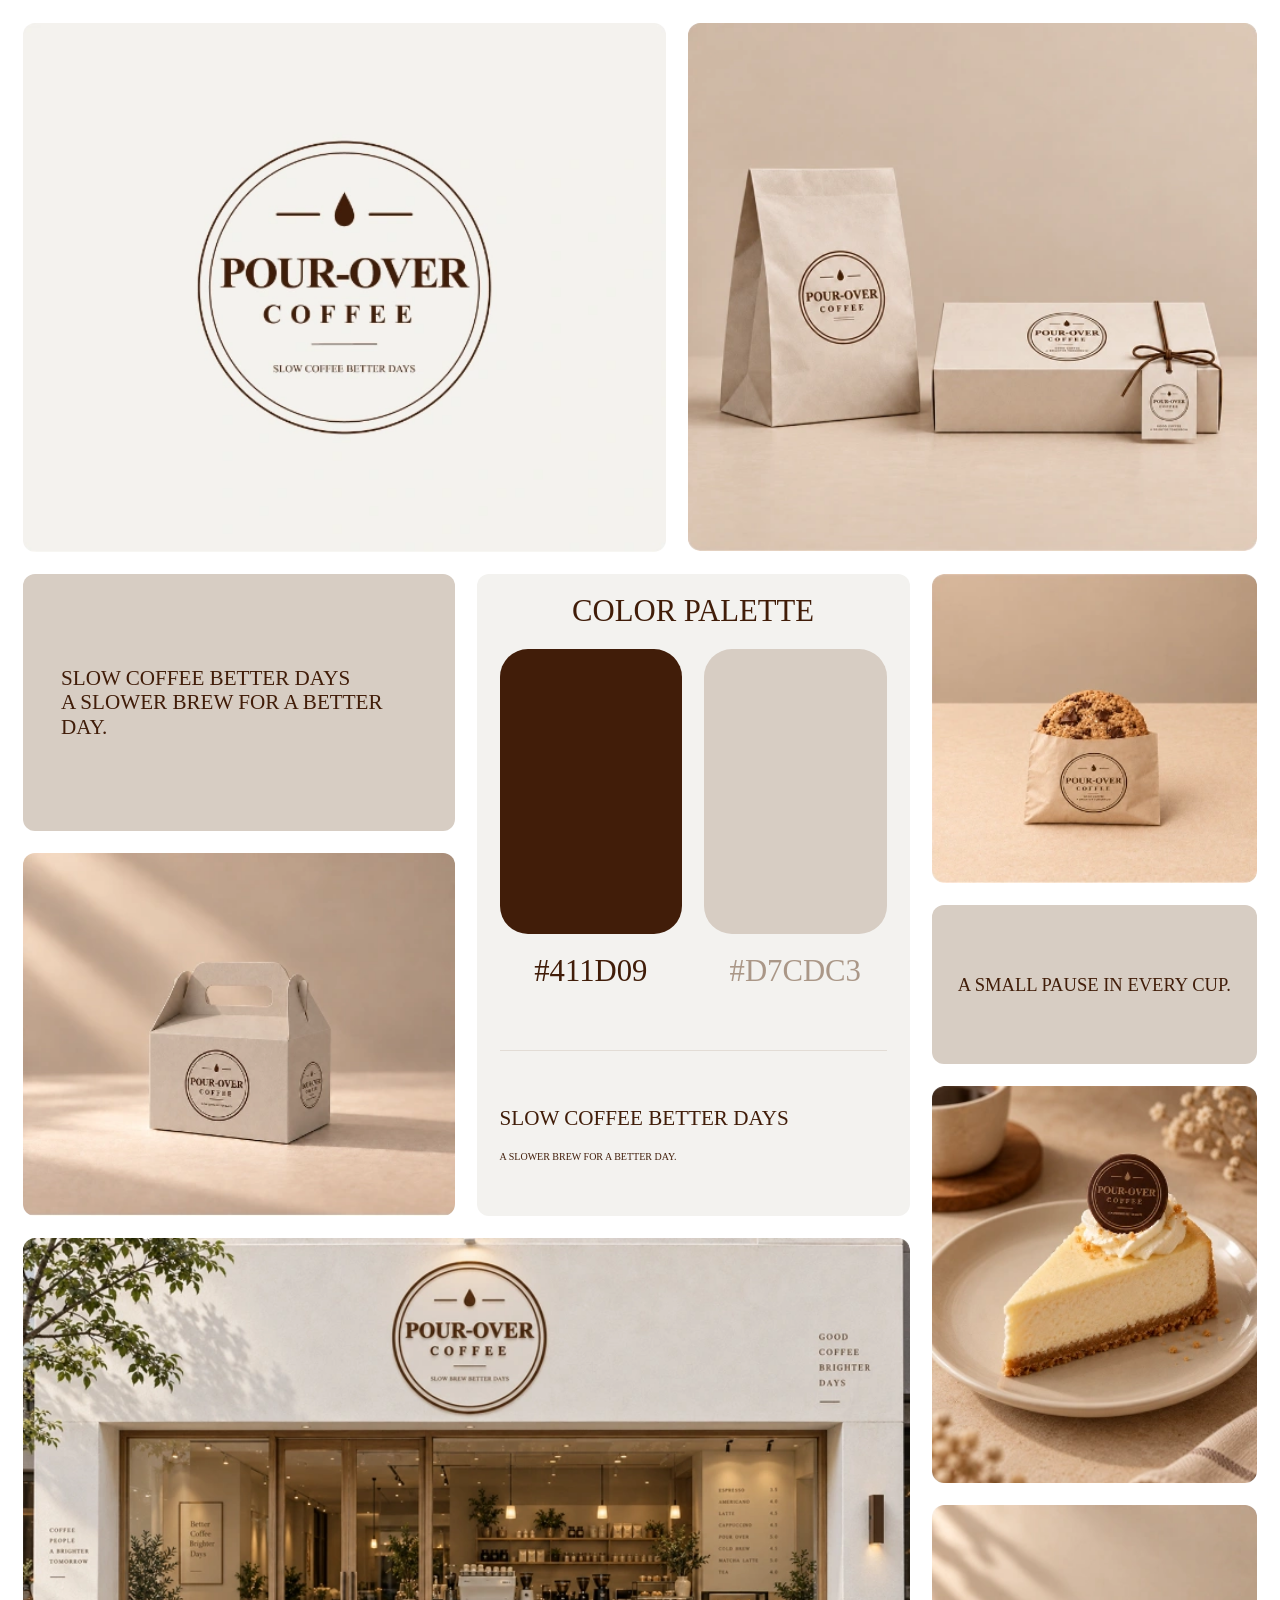
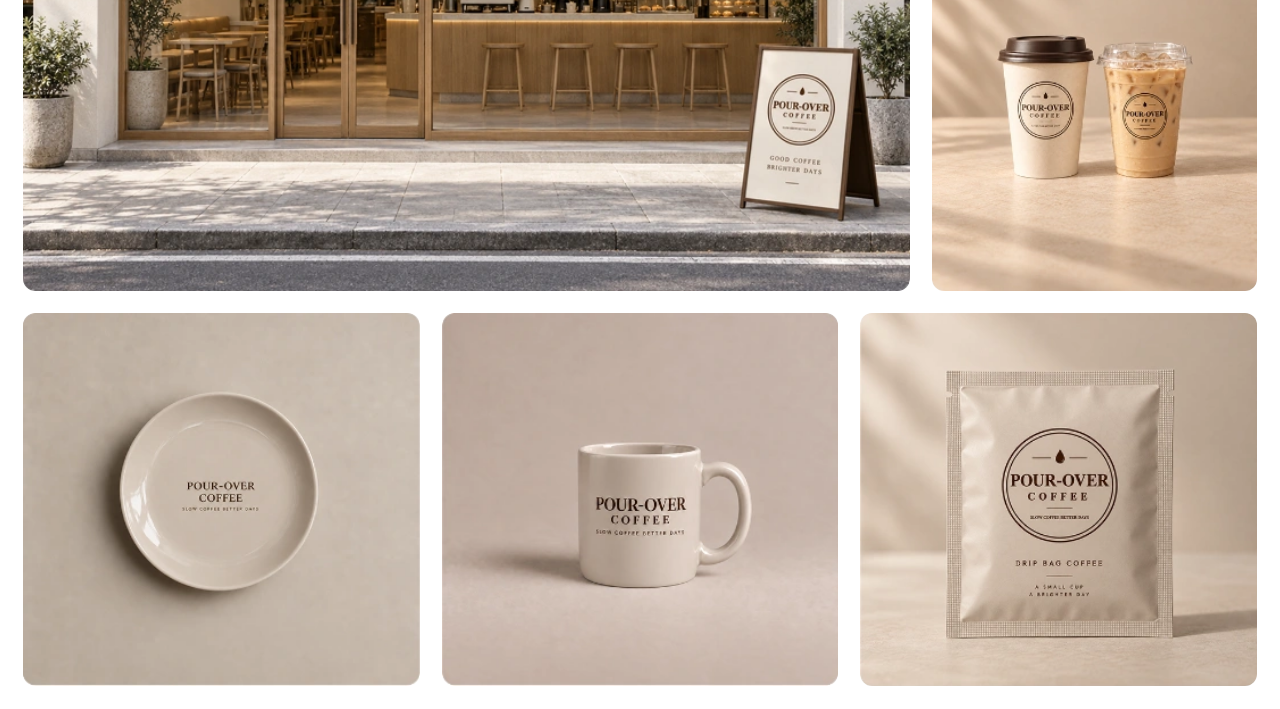
<file: works/index.html>
<!doctype html>
<html lang="ko"><head><meta charset="UTF-8"><meta name="viewport" content="width=device-width, initial-scale=1"><title>POUR-OVER COFFEE · Branding</title><meta name="description" content="SLOW COFFEE BETTER DAYS. 퍼오버 커피 브랜딩 디자인."><style>
:root{--brown:#411d09;--beige:#d7cdc3;--paper:#f3f2ef;--gap:22px}*{box-sizing:border-box}body{margin:0;background:#fff;color:var(--brown);font-family:Georgia,'Times New Roman',serif}main{max-width:1440px;padding:23px;margin:auto}.top{display:grid;grid-template-columns:1.13fr 1fr;gap:var(--gap);margin-bottom:var(--gap)}figure{margin:0;overflow:hidden;border-radius:12px;background:var(--paper)}img{display:block;width:100%;height:100%;object-fit:cover}.top figure{aspect-ratio:1.215}.top figure:last-child{aspect-ratio:1.078}.middle{display:grid;grid-template-columns:1.326fr 1.33fr 1fr;grid-template-rows:auto auto;gap:var(--gap)}.left{display:grid;grid-template-rows:226fr 320fr;gap:var(--gap)}.quote{background:var(--beige);border-radius:12px;display:flex;align-items:center;padding:34px 38px;font-size:clamp(14px,1.65vw,23px);line-height:1.15}.palette{border-radius:12px;background:var(--paper);padding:20px 23px;display:flex;flex-direction:column}.palette h1{font-size:clamp(20px,2.4vw,34px);font-weight:400;text-align:center;margin:0 0 20px}.colors{display:grid;grid-template-columns:1fr 1fr;gap:22px}.swatch{aspect-ratio:.64;border-radius:28px}.brown{background:var(--brown)}.beige{background:var(--beige)}.code{display:block;text-align:center;font-size:clamp(19px,2.4vw,32px);margin:20px 0 0;padding:0;border:0;background:none;color:var(--brown);font-family:inherit;width:100%;cursor:pointer}.code.light{color:#aa9787}.code:hover{text-decoration:underline;text-underline-offset:5px}.palette footer{border-top:1px solid #e2dcd5;margin-top:auto;padding-top:40px;padding-bottom:32px}.palette footer p{font-size:clamp(15px,1.65vw,23px);margin:15px 0}.palette footer small{font-size:10px}.right{grid-column:3;grid-row:1 / 3;display:grid;grid-template-rows:271fr 140fr 349fr 339fr;gap:var(--gap)}.right .quote{padding:20px 16px;justify-content:center;font-size:clamp(13px,1.45vw,20px)}.store{grid-column:1 / 3;aspect-ratio:781/575}.bottom{display:grid;grid-template-columns:repeat(3,1fr);gap:var(--gap);margin-top:var(--gap)}.bottom figure{aspect-ratio:349/328}figure{cursor:zoom-in}dialog{padding:0;border:0;background:transparent;max-width:min(90vw,1100px);max-height:90vh;overflow:visible}dialog::backdrop{background:rgba(32,18,9,.8)}dialog img{max-height:85vh;width:auto;max-width:90vw;object-fit:contain;border-radius:10px}dialog button{position:absolute;right:8px;top:8px;width:40px;height:40px;border:0;border-radius:50%;background:#fff;color:var(--brown);font-size:24px;cursor:pointer}#toast{position:fixed;bottom:24px;left:50%;transform:translateX(-50%);padding:12px 22px;background:var(--brown);color:white;border-radius:30px;font-family:Arial,sans-serif;opacity:0;pointer-events:none;transition:opacity .2s}#toast.show{opacity:1}figure:focus-visible,.code:focus-visible{outline:3px solid #9d6b45;outline-offset:4px}@media(min-width:1440px){.left{min-height:700px}}@media(max-width:700px){:root{--gap:14px}main{padding:14px}.top{grid-template-columns:1fr 1fr}.middle{grid-template-columns:1fr 1fr}.left{min-height:360px}.palette{padding:16px 14px}.palette h1{font-size:21px}.colors{gap:12px}.swatch{border-radius:20px}.quote{padding:22px;font-size:15px}.palette footer{padding:18px 0 6px}.palette footer p{font-size:14px}.palette footer small{font-size:8px}.code{font-size:20px;margin-top:14px}.store{grid-row:2}.right{grid-column:1 / 3;grid-row:3;grid-template-columns:1fr 1fr;grid-template-rows:auto auto}.right figure{aspect-ratio:1}.right .quote{font-size:15px;grid-column:2;grid-row:1}.right figure:nth-of-type(2){grid-column:1;grid-row:2}.right figure:nth-of-type(3){grid-column:2;grid-row:2}.bottom{gap:14px}}@media(max-width:420px){.top{grid-template-columns:1fr}.top figure,.top figure:last-child{aspect-ratio:1.15}.middle{grid-template-columns:1fr}.left{min-height:0;grid-template-rows:150px auto}.left figure{aspect-ratio:380/320}.palette{grid-column:1;min-height:430px}.swatch{aspect-ratio:.85}.store{grid-column:1;grid-row:3}.right{grid-column:1;grid-row:4}.bottom{grid-template-columns:1fr}.bottom figure{aspect-ratio:1.1}.quote{font-size:17px}.palette h1{font-size:26px}}
@media(prefers-reduced-motion:reduce){*{scroll-behavior:auto!important;transition:none!important}}
</style></head><body><main aria-label="퍼오버 커피 브랜딩 포트폴리오"><section class="top" aria-label="브랜드 로고와 패키지"><figure><img src="assets/logo.webp" alt="POUR-OVER COFFEE 원형 로고, SLOW COFFEE BETTER DAYS"></figure><figure><img src="assets/packaging.webp" alt="퍼오버 커피 종이 봉투와 선물 상자"></figure></section><section class="middle" aria-label="브랜드 색상과 적용 디자인"><div class="left"><div class="quote">SLOW COFFEE BETTER DAYS<br>A SLOWER BREW FOR A BETTER DAY.</div><figure><img src="assets/box.webp" alt="손잡이가 달린 베이지색 커피 패키지" loading="lazy"></figure></div><article class="palette"><h1>COLOR PALETTE</h1><div class="colors"><div><div class="swatch brown"></div><button class="code" data-color="#411D09" aria-label="브라운 색상 코드 #411D09 복사">#411D09</button></div><div><div class="swatch beige"></div><button class="code light" data-color="#D7CDC3" aria-label="베이지 색상 코드 #D7CDC3 복사">#D7CDC3</button></div></div><footer><p>SLOW COFFEE BETTER DAYS</p><small>A SLOWER BREW FOR A BETTER DAY.</small></footer></article><div class="right"><figure><img src="assets/cookie.webp" alt="브랜드 종이 포장에 담긴 쿠키" loading="lazy"></figure><div class="quote">A SMALL PAUSE IN EVERY CUP.</div><figure><img src="assets/cake.webp" alt="커피 로고 토퍼를 올린 치즈케이크" loading="lazy"></figure><figure><img src="assets/cups.webp" alt="퍼오버 커피 테이크아웃 핫 컵과 아이스 컵" loading="lazy"></figure></div><figure class="store"><img src="assets/store.webp" alt="따뜻한 햇살이 비추는 퍼오버 커피 매장" loading="lazy"></figure></section><section class="bottom" aria-label="브랜드 굿즈"><figure><img src="assets/plate.webp" alt="로고가 인쇄된 아이보리 접시" loading="lazy"></figure><figure><img src="assets/mug.webp" alt="퍼오버 커피 아이보리 머그컵" loading="lazy"></figure><figure><img src="assets/drip.webp" alt="퍼오버 커피 드립백 패키지" loading="lazy"></figure></section></main><dialog aria-label="이미지 확대 보기"><button aria-label="닫기">×</button><img alt=""></dialog><div id="toast" role="status"></div><script>
const dialog=document.querySelector('dialog'),large=dialog.querySelector('img');document.querySelectorAll('figure').forEach(f=>{f.tabIndex=0;f.setAttribute('role','button');f.setAttribute('aria-label',f.querySelector('img').alt+' 확대 보기');function open(){large.src=f.querySelector('img').src;large.alt=f.querySelector('img').alt;dialog.showModal()}f.addEventListener('click',open);f.addEventListener('keydown',e=>{if(e.key==='Enter'||e.key===' '){e.preventDefault();open()}})});dialog.querySelector('button').onclick=()=>dialog.close();dialog.addEventListener('click',e=>{if(e.target===dialog)dialog.close()});document.querySelectorAll('[data-color]').forEach(b=>b.onclick=async()=>{const toast=document.querySelector('#toast');try{await navigator.clipboard.writeText(b.dataset.color);toast.textContent=b.dataset.color+' 복사 완료'}catch{toast.textContent='색상 코드: '+b.dataset.color}toast.classList.add('show');setTimeout(()=>toast.classList.remove('show'),2200)});
</script></body></html>
</file>
